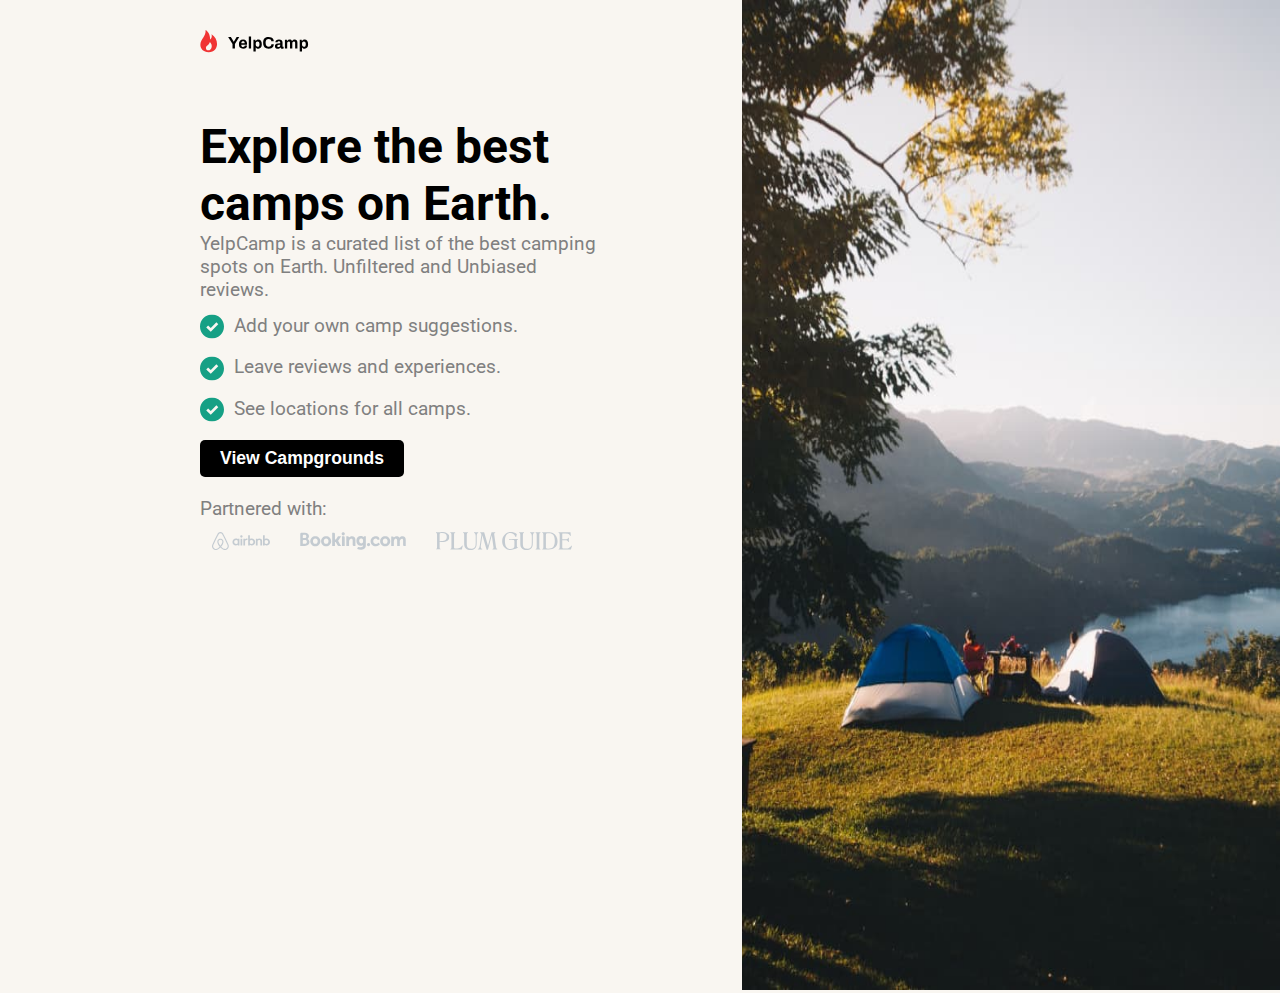
<file: index.html>
<!DOCTYPE html>
<html lang="en">
<head>
    <meta charset="UTF-8">
    <meta http-equiv="X-UA-Compatible" content="IE=edge">
    <meta name="viewport" content="width=device-width, initial-scale=1.0">
    <title>Yelp Camp - Landing Page</title>
    <link rel="stylesheet" href="style.css">
</head>
<body class="landing-body">
    <div class="top-bar">
        <img class="logo-image" src="Assets/Logo.svg" alt="logo" width="110" height="25">
        <div class="main-camp-image">
            <picture>
                <source media="(min-width: 800px") srcset="Assets/HeroImage.jpg">
                <img src="Assets/HeroImageMobile.jpg" alt="HeroImageMobile">
            </picture>  
        </div>
    </div>
    <main class="main-information">
        <h1 class="title-info">Explore the best camps on Earth.</h1>
        <p class="summary-info grey-text">YelpCamp is a curated list of the best camping spots on Earth. Unfiltered and Unbiased reviews.</p>
        <div class="checkmark-list">
            <ul>
                <li class="grey-text"><img class="checkmark-image" src="Assets/Checkmark.svg" alt="checkmark">Add your own camp suggestions.</li>
                <li class="grey-text"><img class="checkmark-image" src="Assets/Checkmark.svg" alt="checkmark">Leave reviews and experiences.</li>
                <li class="grey-text"><img class="checkmark-image" src="Assets/Checkmark.svg" alt="checkmark">See locations for all camps.</li>
            </ul>
        </div>
        <button onclick="location.href='./searchpage.html';" class="black-btn">View Campgrounds</button>
        <div class="partners">
            <p class="grey-text">Partnered with:<br></p>
            <img src="Assets/Airbnb.svg" alt="airbnb logo">
            <img src="Assets/Booking.svg" alt="booking.com logo">
            <img src="Assets/Plum Guide.svg" alt="plum guide logo"> 

        </div>
    </main>

</body>
</html>
</file>
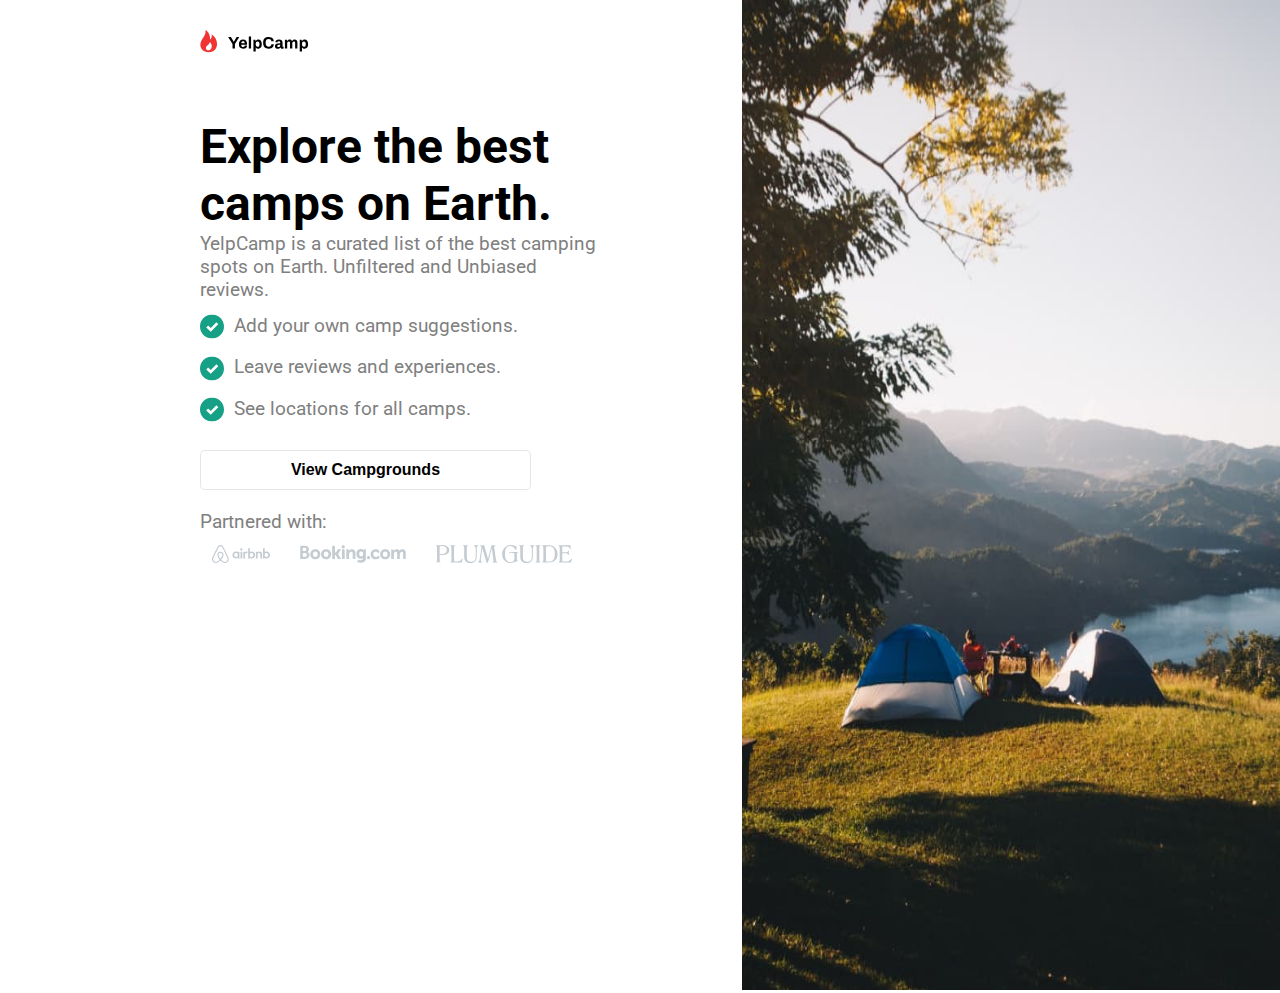
<file: landingpage.html>
<!DOCTYPE html>
<html lang="en">
<head>
    <meta charset="UTF-8">
    <meta http-equiv="X-UA-Compatible" content="IE=edge">
    <meta name="viewport" content="width=device-width, initial-scale=1.0">
    <title>Yelp Camp Challenge</title>
    <link rel="stylesheet" href="style.css">
</head>
<body>
    <div class="top-bar">
        <img class="logo-image" src="Assets/Logo.svg" alt="logo" width="110" height="25">
        <div class="main-camp-image">
            <picture>
                <source media="(min-width: 800px") srcset="Assets/HeroImage.jpg">
                <img src="Assets/HeroImageMobile.jpg" alt="HeroImageMobile">
            </picture>  
        </div>
    </div>
    <main class="main-information">
        <h1 class="title-info">Explore the best camps on Earth.</h1>
        <p class="summary-info grey-text">YelpCamp is a curated list of the best camping spots on Earth. Unfiltered and Unbiased reviews.</p>
        <div class="checkmark-list">
            <ul>
                <li class="grey-text"><img class="checkmark-image" src="Assets/Checkmark.svg" alt="checkmark">Add your own camp suggestions.</li>
                <li class="grey-text"><img class="checkmark-image" src="Assets/Checkmark.svg" alt="checkmark">Leave reviews and experiences.</li>
                <li class="grey-text"><img class="checkmark-image" src="Assets/Checkmark.svg" alt="checkmark">See locations for all camps.</li>
            </ul>
        </div>
        <button onclick="location.href='searchpage.html';" class="view-camp-btn">View Campgrounds</button>
        <div class="partners">
            <p class="grey-text">Partnered with:<br></p>
            <img src="Assets/Airbnb.svg" alt="airbnb logo">
            <img src="Assets/Booking.svg" alt="booking.com logo">
            <img src="Assets/Plum Guide.svg" alt="plum guide logo"> 

        </div>
    </main>

</body>
</html>
</file>
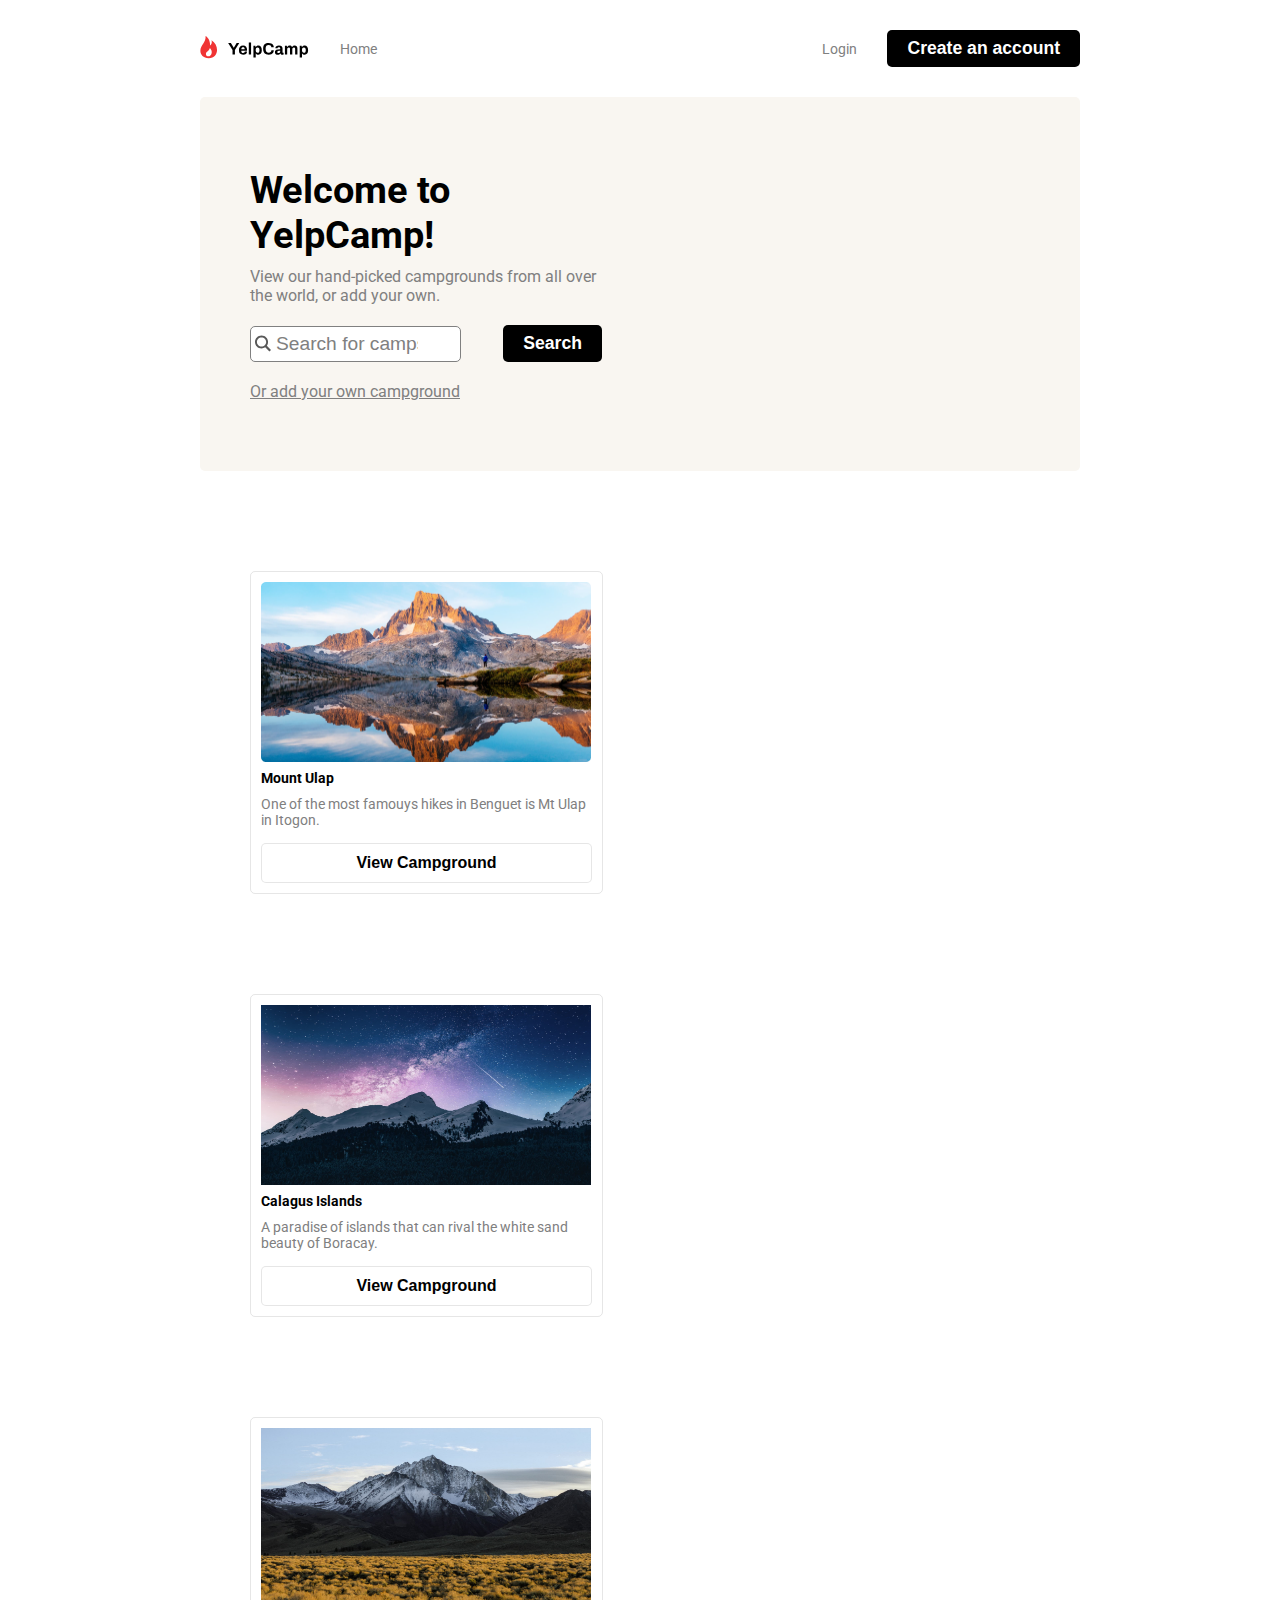
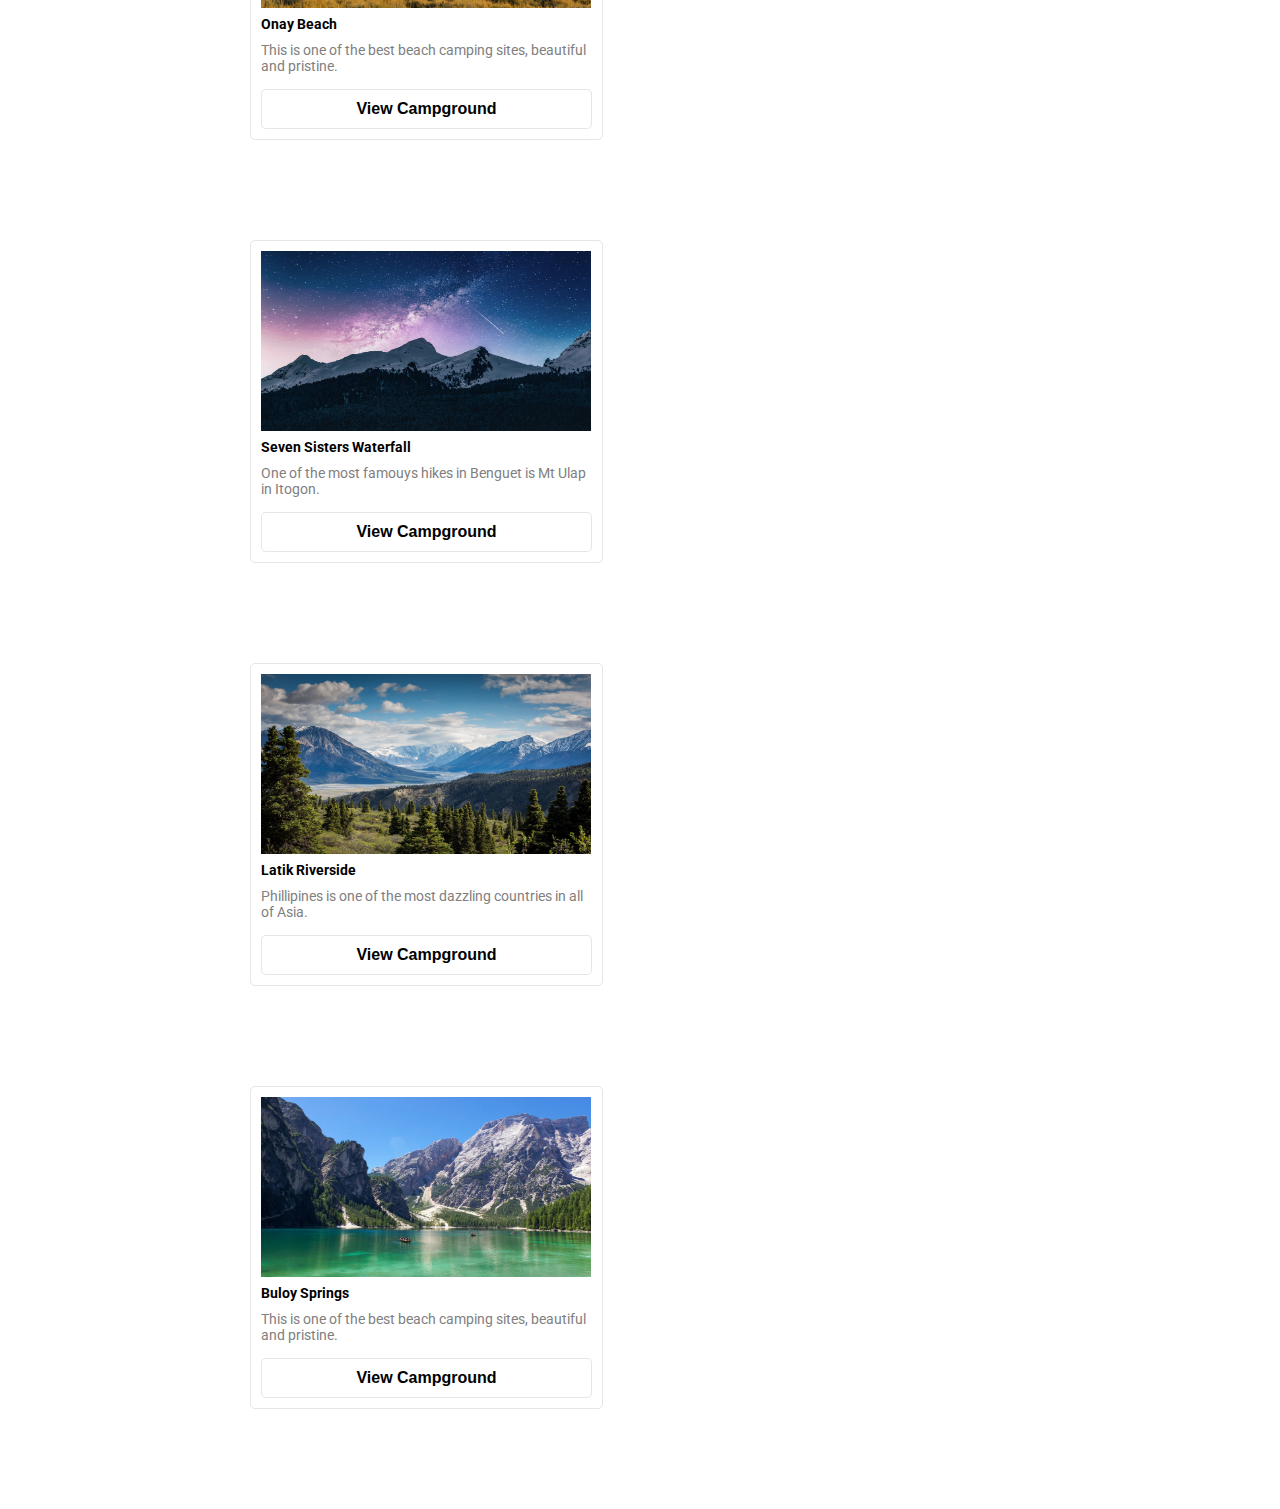
<file: searchpage.html>
<!DOCTYPE html>
<html lang="en">
<head>
    <meta charset="UTF-8">
    <meta http-equiv="X-UA-Compatible" content="IE=edge">
    <meta name="viewport" content="width=device-width, initial-scale=1.0">
    <title>Yelp Camp - Search Page</title>
    <link rel="stylesheet" href="style.css"
</head>
<body>
    <nav class="top-nav-bar">
        <div class="nav-leftside">
            <img class="logo-image" src="Assets/Logo.svg" alt="logo" width="110" height="25">
            <a href="searchpage.html" class="home-link grey-text">Home</a>
        </div>
        <div class="nav-rightside">
            <a href="#" class="login-link grey-text">Login</a>
            <button onclick="location.href='#';" class="black-btn">Create an account</button>
        </div>
    </nav>

    <main class="main-page-container">
        <section class="welcome-section">
            <div class="welcome-info-container">
                <h1 class="title-info">Welcome to YelpCamp!</h1>
                <p class="summary-info grey-text">View our hand-picked campgrounds from all over the world, or add your own.</p>
                <div class="search-bar">
                    <input type="search" class="search-input" placeholder="Search for camps">
                    <button onclick="location.href='#';" class="black-btn">Search</button>
                </div>
                <a href="#" class="add-camp-link grey-text">Or add your own campground</a>
            </div>         
        </section>
        <section class="camp-info-container">
            <div class="camp-info-box">
                <img height="180" width="330" src="Assets/Camp Images/High Quality Images/Mount Ulap.png">
                <p class="camp-info-title"><strong>Mount Ulap</strong></p>
                <p class="camp-info grey-text">One of the most famouys hikes in Benguet is Mt Ulap in Itogon.</p>
                <button class="view-camp-btn">View Campground</button>
            </div>

            <div class="camp-info-box">
                <img height="180" width="330"  src="Assets/Camp Images/High Quality Images/Calagus Islands.jpg">
                <p class="camp-info-title"><strong>Calagus Islands</strong></p>
                <p class="camp-info grey-text">A paradise of islands that can rival the white sand beauty of Boracay.</p>
                <button class="view-camp-btn">View Campground</button>
            </div>

            <div class="camp-info-box">
                <img height="180" width="330"  src="Assets/Camp Images/High Quality Images/Onay Beach.jpg">
                <p class="camp-info-title"><strong>Onay Beach</strong></p>
                <p class="camp-info grey-text">This is one of the best beach camping sites, beautiful and pristine.</p>
                <button class="view-camp-btn">View Campground</button>
            </div>

            <div class="camp-info-box">
                <img height="180" width="330"  src="Assets/Camp Images/High Quality Images/Seven Sisters Waterfall.jpg">
                <p class="camp-info-title"><strong>Seven Sisters Waterfall</strong></p>
                <p class="camp-info grey-text">One of the most famouys hikes in Benguet is Mt Ulap in Itogon.</p>
                <button class="view-camp-btn">View Campground</button>
            </div>

            <div class="camp-info-box">
                <img height="180" width="330"  src="Assets/Camp Images/High Quality Images/Latik Riverside.jpg">
                <p class="camp-info-title"><strong>Latik Riverside</strong></p>
                <p class="camp-info grey-text">Phillipines is one of the most dazzling countries in all of Asia.</p>
                <button class="view-camp-btn">View Campground</button>
            </div>

            <div class="camp-info-box">
                <img height="180" width="330"  src="Assets/Camp Images/High Quality Images/Buloy Springs.jpg">
                <p class="camp-info-title"><strong>Buloy Springs</strong></p>
                <p class="camp-info grey-text">This is one of the best beach camping sites, beautiful and pristine.</p>
                <button class="view-camp-btn">View Campground</button>
            </div>
            
        </section>
    </main>
</body>
</html>
</file>
<file: style.css>
@import url('https://fonts.googleapis.com/css2?family=Roboto:300,400,500,700,900&display=swap');

* {
    margin:0;
    padding:0;
}

body {
    font-size: 14px;
    font-family: 'Roboto', sans-serif;
}

.landing-body, .welcome-section {
    background-color: #F9F6F1;
}

ul {
    list-style-type: none;
}

.grey-text {
    color: grey;
}

.top-bar .logo-image {
    margin: 30px 0px 30px 200px;
}

.main-camp-image {
    float: right;
}

.main-camp-image img {
    height: 110vh;
    width: 42vw;
}

.main-information {
    margin: 30px 200px;
    font-size: 1.2rem;
    width: 400px;
}

.main-information h1{
    font-weight: 700;
    font-size: 3rem;
}

li {
    padding: 8px 0px;
    display: inline-block;
    vertical-align: middle;
}

li img {
    vertical-align: middle;
    margin-right: 10px;
}

.checkmark-list {
    margin: 5px 0px 10px 0px;
}

.black-btn {
    border: none;
    background-color: black;
    color: white;
    border-radius: 5px;
    padding:8px 20px;
    font-size: 1.1rem;
    font-weight: 600;
    cursor: pointer;
}

.black-btn:hover {
    color: #f9f6f1dc;
}

.partners {
    margin: 20px 0px;
}

/* landing page style ends */

.top-nav-bar {
    margin: 30px 200px;
    display: flex;
    align-items: center;
    justify-content: space-between;
}

.top-nav-bar a {
    text-decoration: none;
    margin: 0px 30px;
}

.nav-leftside, .nav-rightside {
    display: flex;
    align-items: center;
}

.main-page-container {
    margin: 30px 200px;
}

.welcome-section {
    border-radius: 5px;
    width: 100%;
}   

.welcome-info-container {
    padding: 70px 50px;
    width: 40%;
    font-size: 1.0rem;
}

.welcome-info-container h1{
    font-weight: 700;
    font-size: 2.4rem;
    margin-bottom: 10px;
} 

.welcome-info-container input {
    background-image:url("Assets/SearchIcon.svg");
    background-repeat: no-repeat;
    background-position: 2% 50%;
    padding: 6px 25px;
}

.welcome-info-container input::placeholder {
    color: grey;
}

.welcome-info-container input {
    color: #595959;
    font-size:1.2rem;
    border: solid grey 1px;
    border-radius: 5px;
    width: 60%;
}

.welcome-info-container .search-bar {
    display:flex;
    align-items: center;
    justify-content: space-between;
    margin: 20px 0px; 
}

.camp-info-container {
    margin: 50px 0px;
    display: flex;
    justify-content: space-between;
    flex-wrap: wrap;
}



.camp-info-box {
    border: solid 1px rgba(128, 128, 128, 0.2);
    border-radius: 5px;
    padding: 10px;
    width: 331px;
    margin: 50px 50px;
}

.camp-info-box p {
    padding: 5px 0px;
}

.view-camp-btn {
    width: 331px;
    border: solid 1px rgba(128, 128, 128, 0.2);
    border-radius: 5px;
    background-color: white;
    padding: 10px 0px;
    font-size: 1.0rem;
    font-weight: 700;
    cursor: pointer;
    margin-top: 10px;
}

@media screen and (max-width: 800px) {
    .main-camp-image img {
        width: 110vw;
        height: 40vh;
    }
    .main-information {
        margin: 400px 50px;
        width: 300px;
    }
    .top-bar {
        margin: 30px 0px 30px -150px;
    }

    .main-page-container, .top-nav-bar {
        margin: 30px 50px;
    }
    .welcome-info-container .search-bar {
        flex-direction: column;
    }
    .welcome-info-container input {
        width: 100%;
    }
}
</file>
